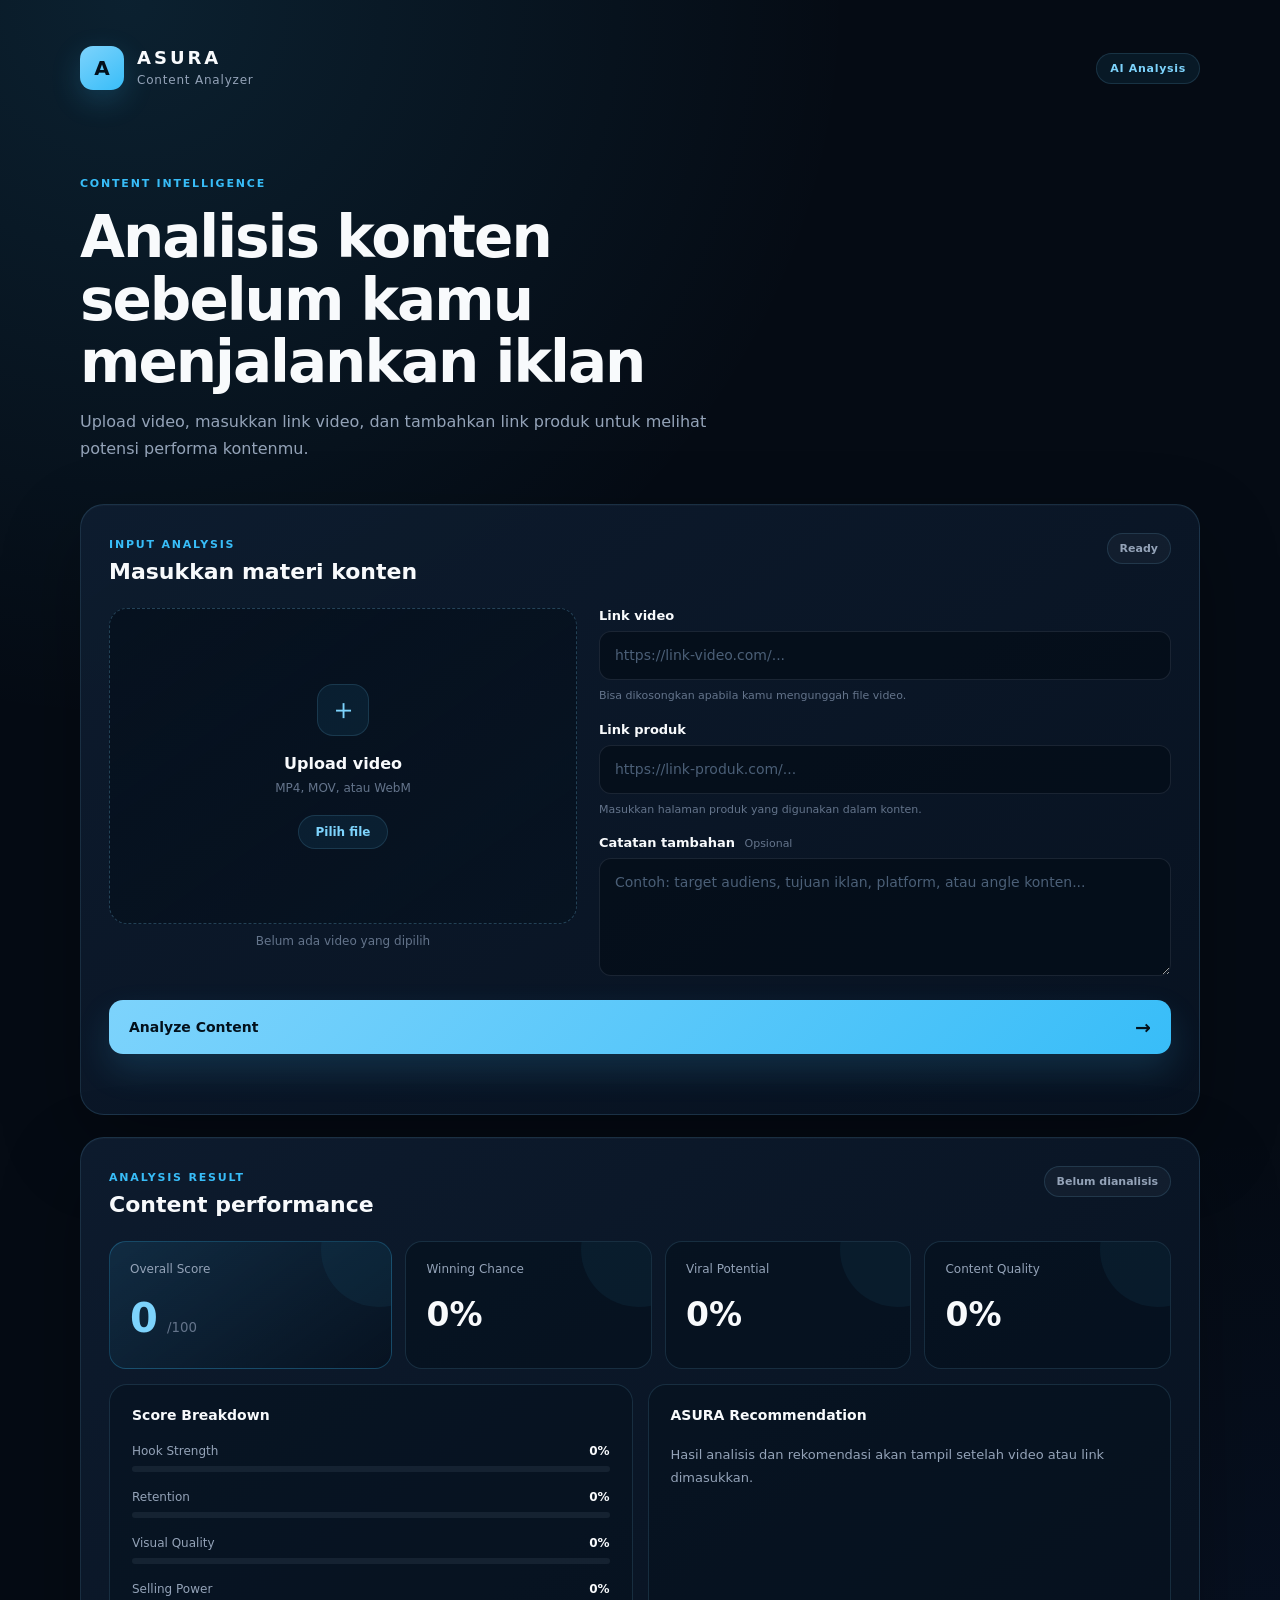
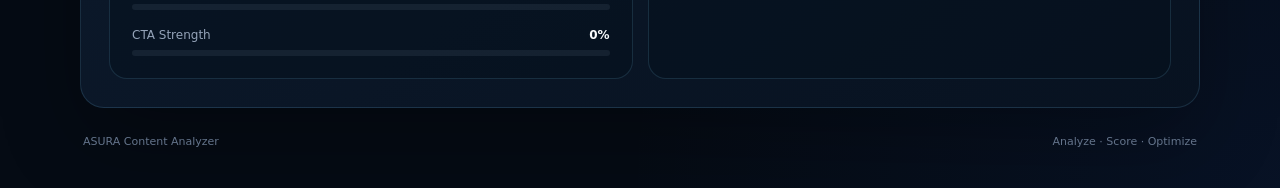
<file: index.html>
<!DOCTYPE html>
<html lang="id">
<head>
  <meta charset="UTF-8">

  <meta
    name="viewport"
    content="width=device-width, initial-scale=1.0"
  >

  <meta
    name="description"
    content="ASURA Content Analyzer untuk menganalisis video dan produk."
  >

  <title>ASURA Content Analyzer</title>

  <link rel="stylesheet" href="style.css">
</head>

<body>

  <div class="app-shell">

    <header class="app-header">

      <div class="brand">
        <div class="brand-mark">A</div>

        <div class="brand-text">
          <h1>ASURA</h1>
          <p>Content Analyzer</p>
        </div>
      </div>

      <div class="header-badge">
        AI Analysis
      </div>

    </header>

    <main>

      <section class="hero-section">

        <span class="eyebrow">CONTENT INTELLIGENCE</span>

        <h2>
          Analisis konten sebelum kamu menjalankan iklan
        </h2>

        <p>
          Upload video, masukkan link video, dan tambahkan link produk
          untuk melihat potensi performa kontenmu.
        </p>

      </section>

      <section class="input-panel">

        <div class="panel-heading">
          <div>
            <span class="section-label">INPUT ANALYSIS</span>
            <h3>Masukkan materi konten</h3>
          </div>

          <span class="step-badge">Ready</span>
        </div>

        <div class="input-layout">

          <div class="upload-area">

            <input
              type="file"
              id="video-file"
              accept="video/mp4,video/webm,video/quicktime"
              hidden
            >

            <label for="video-file" class="upload-box">

              <span class="upload-icon">＋</span>

              <strong>Upload video</strong>

              <small>
                MP4, MOV, atau WebM
              </small>

              <span class="upload-action">
                Pilih file
              </span>

            </label>

            <div class="file-information" id="file-information">
              Belum ada video yang dipilih
            </div>

            <video
              id="video-preview"
              class="video-preview"
              controls
              hidden
            ></video>

          </div>

          <div class="link-area">

            <div class="form-group">

              <label for="video-url">
                Link video
              </label>

              <input
                type="url"
                id="video-url"
                placeholder="https://link-video.com/..."
                autocomplete="off"
              >

              <small>
                Bisa dikosongkan apabila kamu mengunggah file video.
              </small>

            </div>

            <div class="form-group">

              <label for="product-url">
                Link produk
              </label>

              <input
                type="url"
                id="product-url"
                placeholder="https://link-produk.com/..."
                autocomplete="off"
              >

              <small>
                Masukkan halaman produk yang digunakan dalam konten.
              </small>

            </div>

            <div class="form-group">

              <label for="content-notes">
                Catatan tambahan
                <span>Opsional</span>
              </label>

              <textarea
                id="content-notes"
                rows="4"
                placeholder="Contoh: target audiens, tujuan iklan, platform, atau angle konten..."
              ></textarea>

            </div>

          </div>

        </div>

        <button id="analyze-btn" class="analyze-btn" type="button">

          <span>Analyze Content</span>

          <span class="button-arrow">→</span>

        </button>

        <div
          id="analysis-status"
          class="analysis-status"
          aria-live="polite"
        ></div>

      </section>

      <section
        id="result-section"
        class="result-section"
      >

        <div class="result-heading">

          <div>
            <span class="section-label">ANALYSIS RESULT</span>
            <h3>Content performance</h3>
          </div>

          <div class="result-status" id="result-status">
            Belum dianalisis
          </div>

        </div>

        <div class="score-grid">

          <article class="score-card score-card-main">

            <span>Overall Score</span>

            <strong id="overall-score">0</strong>

            <small>/100</small>

          </article>

          <article class="score-card">

            <span>Winning Chance</span>

            <strong id="winning-score">0%</strong>

          </article>

          <article class="score-card">

            <span>Viral Potential</span>

            <strong id="viral-score">0%</strong>

          </article>

          <article class="score-card">

            <span>Content Quality</span>

            <strong id="quality-score">0%</strong>

          </article>

        </div>

        <div class="analysis-grid">

          <div class="metric-panel">

            <h4>Score Breakdown</h4>

            <div class="metric-item">

              <div class="metric-label">
                <span>Hook Strength</span>
                <strong id="hook-value">0%</strong>
              </div>

              <div class="progress-track">
                <div
                  class="progress-fill"
                  id="hook-bar"
                ></div>
              </div>

            </div>

            <div class="metric-item">

              <div class="metric-label">
                <span>Retention</span>
                <strong id="retention-value">0%</strong>
              </div>

              <div class="progress-track">
                <div
                  class="progress-fill"
                  id="retention-bar"
                ></div>
              </div>

            </div>

            <div class="metric-item">

              <div class="metric-label">
                <span>Visual Quality</span>
                <strong id="visual-value">0%</strong>
              </div>

              <div class="progress-track">
                <div
                  class="progress-fill"
                  id="visual-bar"
                ></div>
              </div>

            </div>

            <div class="metric-item">

              <div class="metric-label">
                <span>Selling Power</span>
                <strong id="selling-value">0%</strong>
              </div>

              <div class="progress-track">
                <div
                  class="progress-fill"
                  id="selling-bar"
                ></div>
              </div>

            </div>

            <div class="metric-item">

              <div class="metric-label">
                <span>CTA Strength</span>
                <strong id="cta-value">0%</strong>
              </div>

              <div class="progress-track">
                <div
                  class="progress-fill"
                  id="cta-bar"
                ></div>
              </div>

            </div>

          </div>

          <div class="insight-panel">

            <h4>ASURA Recommendation</h4>

            <div id="analysis-summary" class="analysis-summary">

              <p>
                Hasil analisis dan rekomendasi akan tampil setelah video
                atau link dimasukkan.
              </p>

            </div>

          </div>

        </div>

      </section>

    </main>

    <footer class="app-footer">
      <span>ASURA Content Analyzer</span>
      <span>Analyze · Score · Optimize</span>
    </footer>

  </div>

  <script src="script.js"></script>

</body>
</html>
</file>
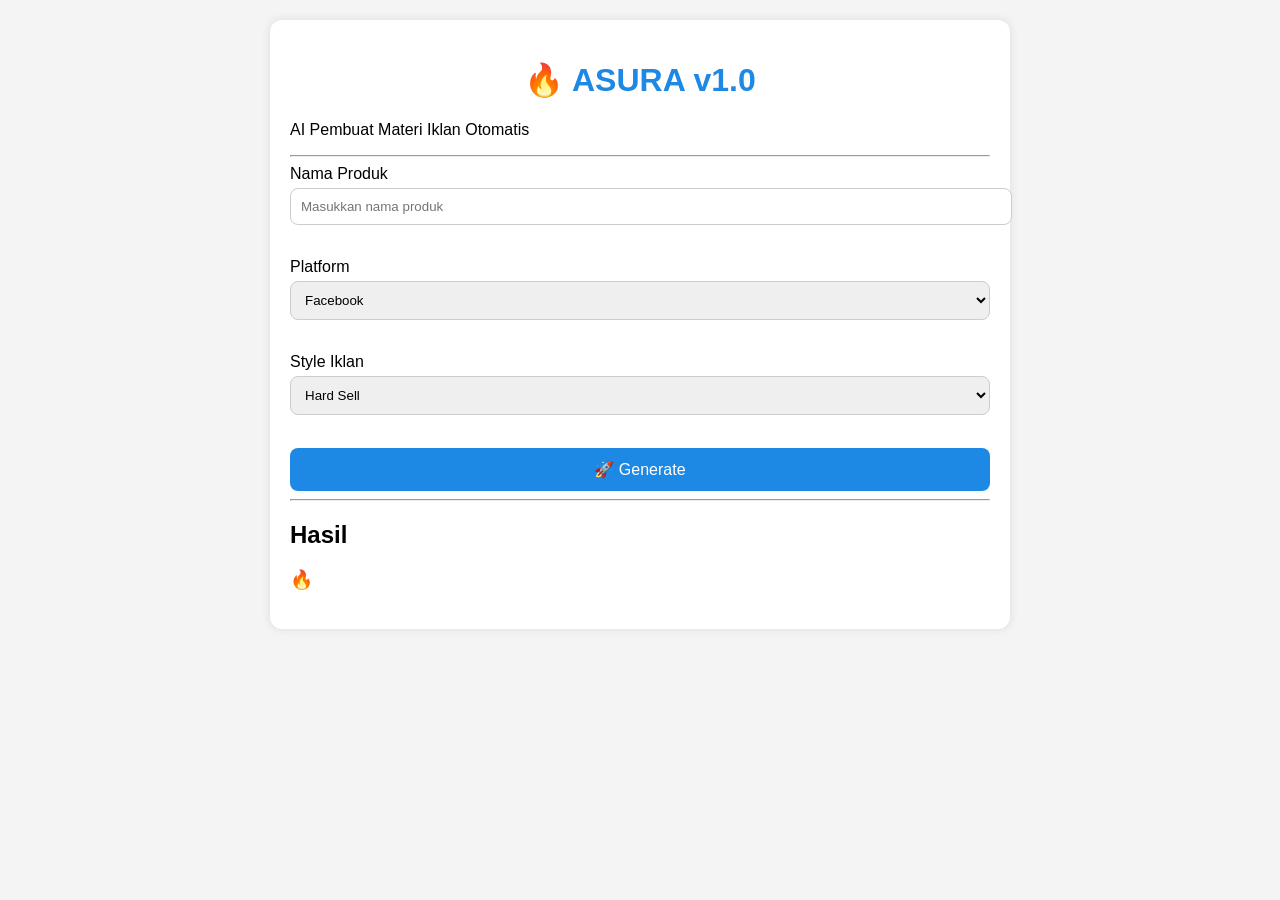
<file: frontend/index.html>
<!DOCTYPE html>
<html lang="id">
<head>
    <meta charset="UTF-8">
    <meta name="viewport" content="width=device-width, initial-scale=1.0">
    <title>ASURA v1.0</title>
    <link rel="stylesheet" href="style.css">
</head>

<body>

<div class="container">

    <h1>🔥 ASURA v1.0</h1>
    <p>AI Pembuat Materi Iklan Otomatis</p>

    <hr>

    <label>Nama Produk</label><br>
    <input type="text" placeholder="Masukkan nama produk"><br><br>

    <label>Platform</label><br>
    <select>
        <option>Facebook</option>
        <option>TikTok</option>
        <option>Shopee</option>
    </select><br><br>

    <label>Style Iklan</label><br>
    <select>
        <option>Hard Sell</option>
        <option>Soft Sell</option>
        <option>Storytelling</option>
        <option>UGC</option>
    </select><br><br>

    <button>🚀 Generate</button>

    <hr>

    <h2>Hasil</h2>

    <h3>🔥
</file>
<file: style.css>
:root {
  --bg-main: #050b14;
  --bg-secondary: #08111e;
  --surface: rgba(13, 27, 45, 0.86);
  --surface-soft: rgba(16, 34, 56, 0.72);
  --surface-hover: rgba(20, 43, 70, 0.92);

  --blue: #38bdf8;
  --blue-light: #7dd3fc;
  --blue-dark: #0284c7;

  --text-primary: #f8fafc;
  --text-secondary: #94a3b8;
  --text-muted: #64748b;

  --border: rgba(125, 211, 252, 0.14);
  --border-active: rgba(56, 189, 248, 0.55);

  --success: #22c55e;
  --warning: #f59e0b;
  --danger: #ef4444;

  --radius-large: 24px;
  --radius-medium: 18px;
  --radius-small: 12px;
}

* {
  box-sizing: border-box;
}

html {
  scroll-behavior: smooth;
}

body {
  margin: 0;
  min-height: 100vh;
  font-family:
    Inter,
    system-ui,
    -apple-system,
    BlinkMacSystemFont,
    "Segoe UI",
    sans-serif;
  color: var(--text-primary);
  background:
    radial-gradient(
      circle at 10% 0%,
      rgba(56, 189, 248, 0.12),
      transparent 34%
    ),
    radial-gradient(
      circle at 100% 100%,
      rgba(37, 99, 235, 0.08),
      transparent 30%
    ),
    var(--bg-main);
}

button,
input,
textarea {
  font: inherit;
}

button {
  -webkit-tap-highlight-color: transparent;
}

.app-shell {
  width: min(1120px, calc(100% - 32px));
  margin: 0 auto;
  padding: 28px 0 40px;
}

/* Header */

.app-header {
  display: flex;
  align-items: center;
  justify-content: space-between;
  padding: 18px 0 28px;
}

.brand {
  display: flex;
  align-items: center;
  gap: 13px;
}

.brand-mark {
  display: grid;
  width: 44px;
  height: 44px;
  place-items: center;
  color: #03111c;
  font-size: 20px;
  font-weight: 900;
  background: linear-gradient(
    145deg,
    var(--blue-light),
    var(--blue)
  );
  border-radius: 13px;
  box-shadow: 0 10px 30px rgba(56, 189, 248, 0.2);
}

.brand-text h1 {
  margin: 0;
  color: var(--text-primary);
  font-size: 18px;
  line-height: 1;
  letter-spacing: 3px;
}

.brand-text p {
  margin: 6px 0 0;
  color: var(--text-secondary);
  font-size: 12px;
  letter-spacing: 0.8px;
}

.header-badge {
  padding: 8px 13px;
  color: var(--blue-light);
  font-size: 11px;
  font-weight: 700;
  letter-spacing: 0.7px;
  background: rgba(56, 189, 248, 0.08);
  border: 1px solid var(--border);
  border-radius: 999px;
}

/* Hero */

.hero-section {
  max-width: 760px;
  padding: 54px 0 42px;
}

.eyebrow,
.section-label {
  display: inline-block;
  color: var(--blue);
  font-size: 11px;
  font-weight: 800;
  letter-spacing: 1.8px;
}

.hero-section h2 {
  max-width: 720px;
  margin: 15px 0 14px;
  font-size: clamp(34px, 6vw, 58px);
  font-weight: 700;
  line-height: 1.08;
  letter-spacing: -2px;
}

.hero-section p {
  max-width: 650px;
  margin: 0;
  color: var(--text-secondary);
  font-size: 16px;
  line-height: 1.7;
}

/* Main panels */

.input-panel,
.result-section {
  padding: 28px;
  background:
    linear-gradient(
      145deg,
      rgba(14, 29, 48, 0.92),
      rgba(8, 19, 33, 0.95)
    );
  border: 1px solid var(--border);
  border-radius: var(--radius-large);
  box-shadow:
    0 30px 80px rgba(0, 0, 0, 0.28),
    inset 0 1px 0 rgba(255, 255, 255, 0.025);
}

.result-section {
  margin-top: 22px;
}

.panel-heading,
.result-heading {
  display: flex;
  align-items: flex-start;
  justify-content: space-between;
  gap: 20px;
  margin-bottom: 24px;
}

.panel-heading h3,
.result-heading h3 {
  margin: 7px 0 0;
  font-size: 22px;
  font-weight: 650;
}

.step-badge,
.result-status {
  flex-shrink: 0;
  padding: 8px 12px;
  color: var(--text-secondary);
  font-size: 11px;
  font-weight: 700;
  background: rgba(148, 163, 184, 0.06);
  border: 1px solid var(--border);
  border-radius: 999px;
}

/* Input layout */

.input-layout {
  display: grid;
  grid-template-columns: 0.9fr 1.1fr;
  gap: 22px;
}

.upload-area,
.link-area {
  min-width: 0;
}

.upload-box {
  display: flex;
  min-height: 316px;
  align-items: center;
  justify-content: center;
  flex-direction: column;
  padding: 28px;
  text-align: center;
  background:
    linear-gradient(
      145deg,
      rgba(4, 14, 26, 0.72),
      rgba(7, 19, 33, 0.86)
    );
  border: 1px dashed rgba(125, 211, 252, 0.25);
  border-radius: var(--radius-medium);
  cursor: pointer;
  transition:
    transform 0.22s ease,
    border-color 0.22s ease,
    background 0.22s ease;
}

.upload-box:hover {
  transform: translateY(-2px);
  background: rgba(10, 27, 45, 0.95);
  border-color: var(--border-active);
}

.upload-icon {
  display: grid;
  width: 52px;
  height: 52px;
  margin-bottom: 18px;
  place-items: center;
  color: var(--blue-light);
  font-size: 29px;
  font-weight: 300;
  background: rgba(56, 189, 248, 0.08);
  border: 1px solid var(--border);
  border-radius: 16px;
}

.upload-box strong {
  font-size: 16px;
}

.upload-box small {
  margin-top: 8px;
  color: var(--text-muted);
  font-size: 12px;
}

.upload-action {
  margin-top: 20px;
  padding: 9px 16px;
  color: var(--blue-light);
  font-size: 12px;
  font-weight: 700;
  background: rgba(56, 189, 248, 0.08);
  border: 1px solid var(--border);
  border-radius: 999px;
}

.file-information {
  margin-top: 10px;
  color: var(--text-muted);
  font-size: 12px;
  text-align: center;
}

.video-preview {
  display: block;
  width: 100%;
  max-height: 360px;
  margin-top: 14px;
  background: #000;
  border: 1px solid var(--border);
  border-radius: var(--radius-medium);
}

.video-preview[hidden] {
  display: none;
}

/* Form */

.link-area {
  display: flex;
  flex-direction: column;
  gap: 17px;
}

.form-group {
  display: flex;
  flex-direction: column;
  gap: 8px;
}

.form-group label {
  color: var(--text-primary);
  font-size: 13px;
  font-weight: 650;
}

.form-group label span {
  margin-left: 5px;
  color: var(--text-muted);
  font-size: 11px;
  font-weight: 500;
}

.form-group input,
.form-group textarea {
  width: 100%;
  color: var(--text-primary);
  font-size: 14px;
  line-height: 1.5;
  background: rgba(3, 12, 23, 0.68);
  border: 1px solid rgba(148, 163, 184, 0.15);
  border-radius: var(--radius-small);
  outline: none;
  transition:
    border-color 0.2s ease,
    box-shadow 0.2s ease,
    background 0.2s ease;
}

.form-group input {
  min-height: 49px;
  padding: 0 15px;
}

.form-group textarea {
  min-height: 118px;
  padding: 13px 15px;
  resize: vertical;
}

.form-group input::placeholder,
.form-group textarea::placeholder {
  color: #4b5f77;
}

.form-group input:focus,
.form-group textarea:focus {
  background: rgba(4, 15, 28, 0.9);
  border-color: var(--blue);
  box-shadow: 0 0 0 4px rgba(56, 189, 248, 0.08);
}

.form-group small {
  color: var(--text-muted);
  font-size: 11px;
  line-height: 1.5;
}

/* Analyze button */

.analyze-btn {
  display: flex;
  width: 100%;
  min-height: 54px;
  align-items: center;
  justify-content: space-between;
  margin-top: 24px;
  padding: 0 20px;
  color: #03111c;
  font-size: 14px;
  font-weight: 800;
  background: linear-gradient(
    135deg,
    var(--blue-light),
    var(--blue)
  );
  border: 0;
  border-radius: 14px;
  box-shadow: 0 16px 34px rgba(56, 189, 248, 0.16);
  cursor: pointer;
  transition:
    transform 0.2s ease,
    filter 0.2s ease,
    box-shadow 0.2s ease;
}

.analyze-btn:hover {
  transform: translateY(-2px);
  filter: brightness(1.05);
  box-shadow: 0 19px 40px rgba(56, 189, 248, 0.23);
}

.analyze-btn:active {
  transform: translateY(0);
}

.analyze-btn:disabled {
  opacity: 0.55;
  cursor: not-allowed;
  transform: none;
}

.button-arrow {
  font-size: 19px;
}

.analysis-status {
  min-height: 20px;
  margin-top: 12px;
  color: var(--text-secondary);
  font-size: 12px;
  text-align: center;
}

/* Score cards */

.score-grid {
  display: grid;
  grid-template-columns: 1.15fr repeat(3, 1fr);
  gap: 13px;
}

.score-card {
  position: relative;
  overflow: hidden;
  min-height: 128px;
  padding: 20px;
  background: rgba(5, 16, 29, 0.58);
  border: 1px solid var(--border);
  border-radius: 17px;
}

.score-card::after {
  content: "";
  position: absolute;
  top: -50px;
  right: -45px;
  width: 115px;
  height: 115px;
  background: rgba(56, 189, 248, 0.055);
  border-radius: 50%;
}

.score-card span {
  position: relative;
  z-index: 1;
  display: block;
  color: var(--text-secondary);
  font-size: 12px;
}

.score-card strong {
  position: relative;
  z-index: 1;
  display: inline-block;
  margin-top: 22px;
  color: var(--text-primary);
  font-size: 33px;
  line-height: 1;
}

.score-card small {
  position: relative;
  z-index: 1;
  margin-left: 4px;
  color: var(--text-muted);
}

.score-card-main {
  background:
    linear-gradient(
      145deg,
      rgba(56, 189, 248, 0.11),
      rgba(5, 16, 29, 0.66)
    );
  border-color: rgba(56, 189, 248, 0.26);
}

.score-card-main strong {
  color: var(--blue-light);
  font-size: 40px;
}

/* Analysis panels */

.analysis-grid {
  display: grid;
  grid-template-columns: 1fr 1fr;
  gap: 15px;
  margin-top: 15px;
}

.metric-panel,
.insight-panel {
  padding: 22px;
  background: rgba(5, 16, 29, 0.5);
  border: 1px solid var(--border);
  border-radius: var(--radius-medium);
}

.metric-panel h4,
.insight-panel h4 {
  margin: 0 0 21px;
  font-size: 14px;
  font-weight: 700;
}

.metric-item + .metric-item {
  margin-top: 18px;
}

.metric-label {
  display: flex;
  align-items: center;
  justify-content: space-between;
  margin-bottom: 8px;
}

.metric-label span {
  color: var(--text-secondary);
  font-size: 12px;
}

.metric-label strong {
  color: var(--text-primary);
  font-size: 12px;
}

.progress-track {
  width: 100%;
  height: 6px;
  overflow: hidden;
  background: rgba(148, 163, 184, 0.1);
  border-radius: 999px;
}

.progress-fill {
  width: 0;
  height: 100%;
  background: linear-gradient(
    90deg,
    var(--blue-dark),
    var(--blue-light)
  );
  border-radius: 999px;
  transition: width 0.8s ease;
}

.analysis-summary {
  color: var(--text-secondary);
  font-size: 13px;
  line-height: 1.75;
}

.analysis-summary p {
  margin: 0;
}

.analysis-summary ul {
  margin: 12px 0 0;
  padding-left: 18px;
}

.analysis-summary li + li {
  margin-top: 8px;
}

/* Footer */

.app-footer {
  display: flex;
  align-items: center;
  justify-content: space-between;
  padding: 27px 3px 0;
  color: var(--text-muted);
  font-size: 11px;
}

/* Status helpers */

.status-good {
  color: var(--success);
}

.status-medium {
  color: var(--warning);
}

.status-low {
  color: var(--danger);
}

/* Responsive */

@media (max-width: 900px) {
  .input-layout {
    grid-template-columns: 1fr;
  }

  .upload-box {
    min-height: 240px;
  }

  .score-grid {
    grid-template-columns: repeat(2, 1fr);
  }

  .analysis-grid {
    grid-template-columns: 1fr;
  }
}

@media (max-width: 600px) {
  .app-shell {
    width: min(100% - 20px, 1120px);
    padding-top: 12px;
  }

  .app-header {
    padding-bottom: 18px;
  }

  .header-badge {
    display: none;
  }

  .hero-section {
    padding: 32px 3px 29px;
  }

  .hero-section h2 {
    margin-top: 12px;
    font-size: 35px;
    letter-spacing: -1.2px;
  }

  .hero-section p {
    font-size: 14px;
  }

  .input-panel,
  .result-section {
    padding: 18px;
    border-radius: 19px;
  }

  .panel-heading,
  .result-heading {
    margin-bottom: 18px;
  }

  .panel-heading h3,
  .result-heading h3 {
    font-size: 18px;
  }

  .step-badge,
  .result-status {
    padding: 7px 9px;
    font-size: 9px;
  }

  .upload-box {
    min-height: 210px;
  }

  .score-grid {
    gap: 9px;
  }

  .score-card {
    min-height: 110px;
    padding: 15px;
  }

  .score-card span {
    font-size: 10px;
  }

  .score-card strong {
    margin-top: 18px;
    font-size: 26px;
  }

  .score-card-main strong {
    font-size: 31px;
  }

  .metric-panel,
  .insight-panel {
    padding: 17px;
  }

  .app-footer {
    flex-direction: column;
    gap: 7px;
    text-align: center;
  }
}
</file>
<file: frontend/style.css>
body{
    font-family: Arial, sans-serif;
    background:#f4f4f4;
    margin:0;
    padding:20px;
}

.container{
    max-width:700px;
    margin:auto;
    background:#ffffff;
    padding:20px;
    border-radius:12px;
    box-shadow:0 0 10px rgba(0,0,0,.1);
}

h1{
    text-align:center;
    color:#1e88e5;
}

input,select{
    width:100%;
    padding:10px;
    margin-top:5px;
    margin-bottom:15px;
    border:1px solid #ccc;
    border-radius:8px;
}

button{
    width:100%;
    padding:12px;
    border:none;
    border-radius:8px;
    background:#1e88e5;
    color:white;
    font-size:16px;
    cursor:pointer;
}

button:hover{
    background:#1565c0;
}
</file>
